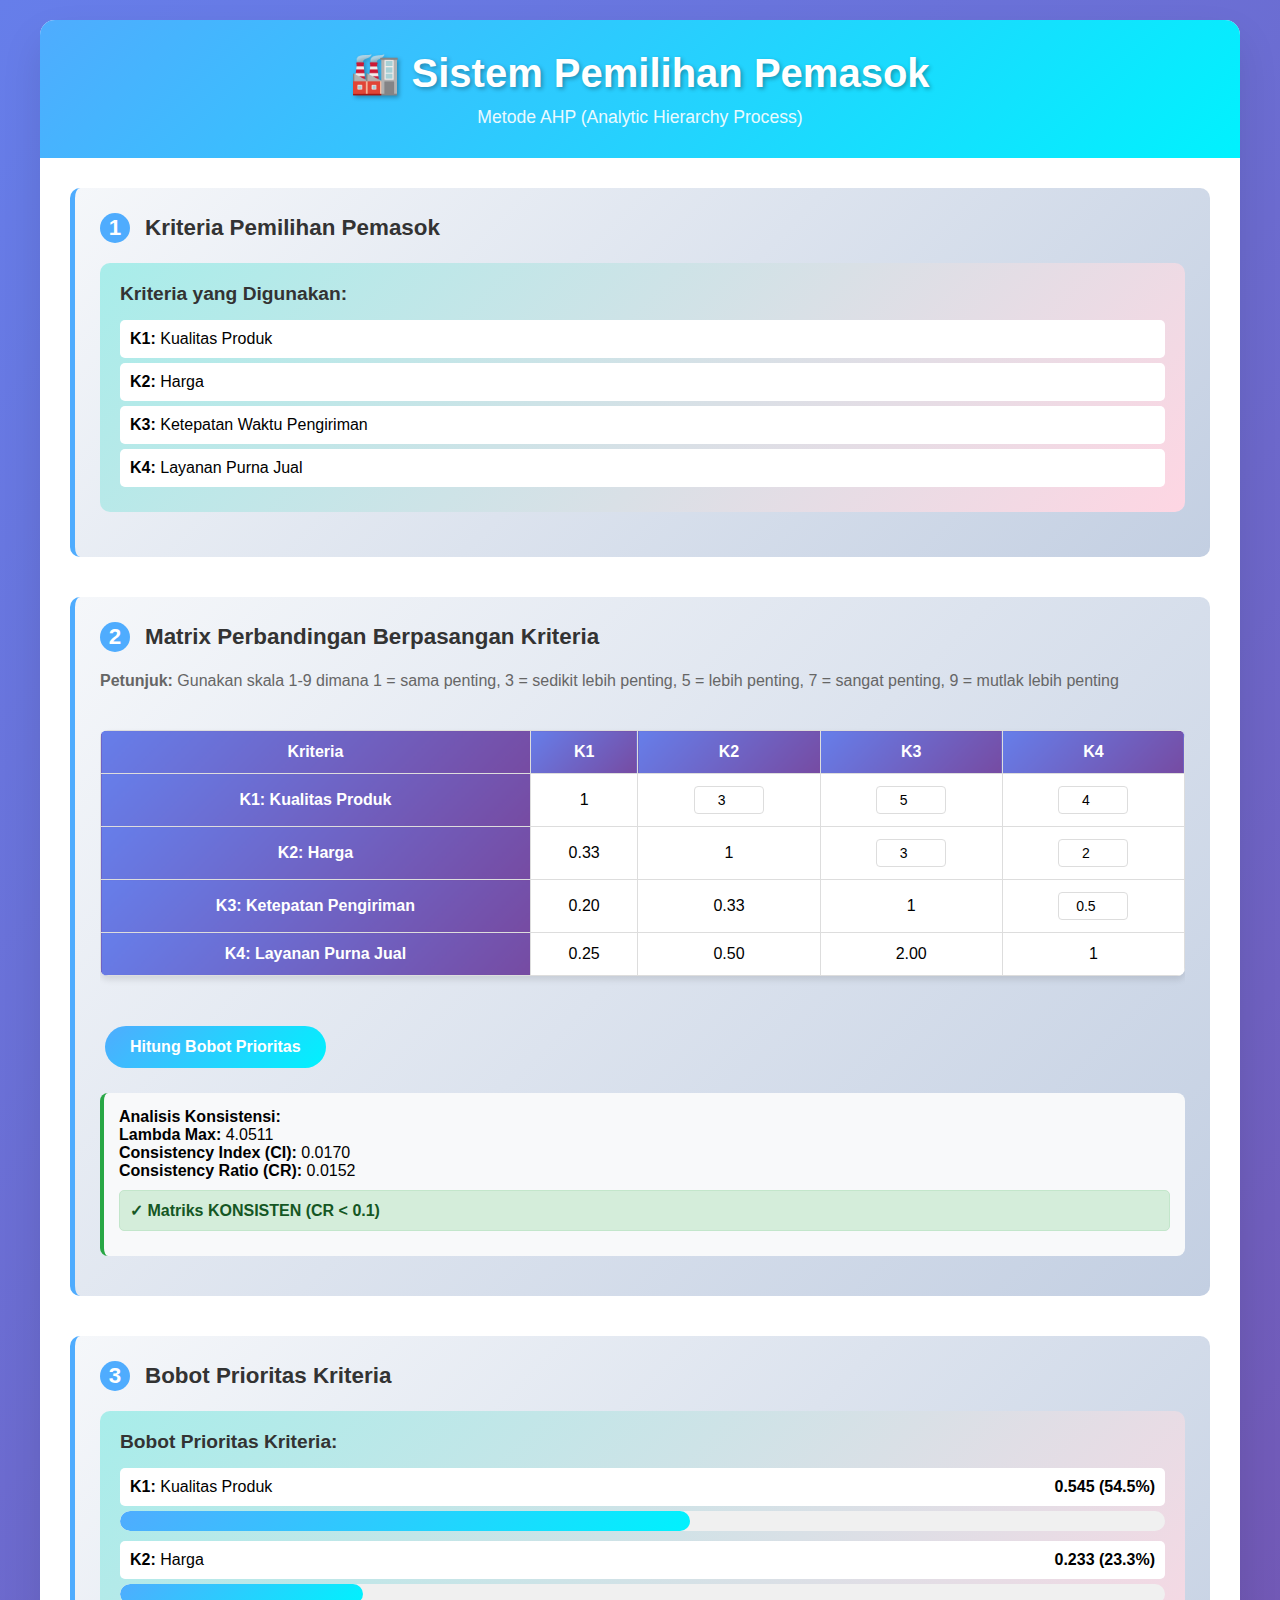
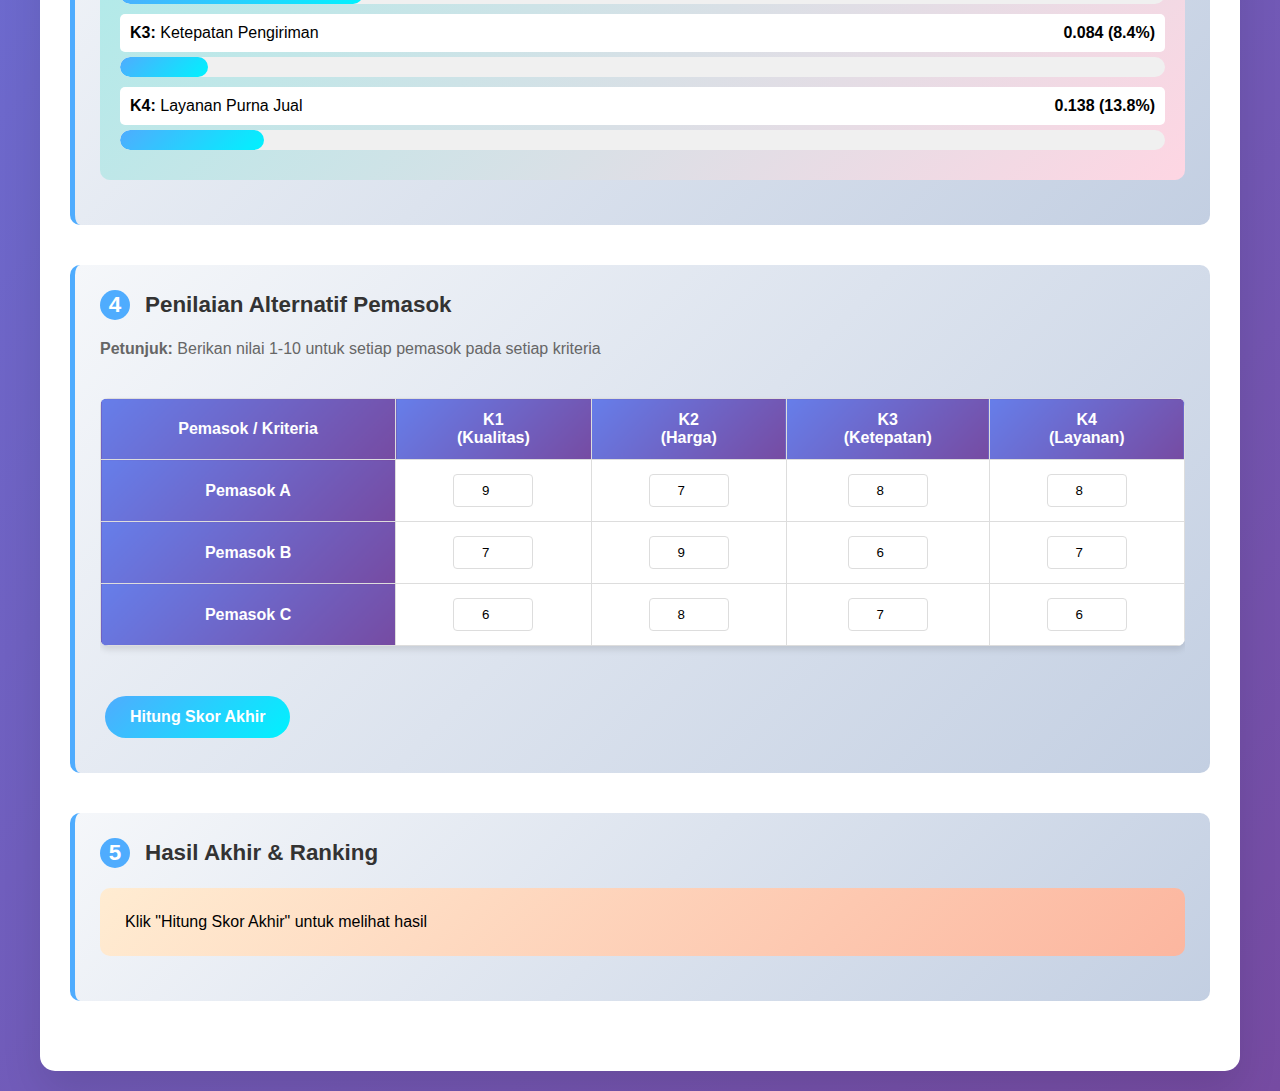
<file: index.html>
<!DOCTYPE html>
<html lang="id">
<head>
    <meta charset="UTF-8">
    <meta name="viewport" content="width=device-width, initial-scale=1.0">
    <title>Sistem Pemilihan Pemasok - Metode AHP</title>
    <link rel="stylesheet" href="style.css">
</head>
<body>
    <div class="container">
        <div class="header">
            <h1>🏭 Sistem Pemilihan Pemasok</h1>
            <p>Metode AHP (Analytic Hierarchy Process)</p>
        </div>

        <div class="content">
            <!-- Step 1: Kriteria -->
            <div class="step">
                <h3><span class="step-number">1</span>Kriteria Pemilihan Pemasok</h3>
                <div class="results">
                    <h4>Kriteria yang Digunakan:</h4>
                    <div class="priority-weight">
                        <span><strong>K1:</strong> Kualitas Produk</span>
                    </div>
                    <div class="priority-weight">
                        <span><strong>K2:</strong> Harga</span>
                    </div>
                    <div class="priority-weight">
                        <span><strong>K3:</strong> Ketepatan Waktu Pengiriman</span>
                    </div>
                    <div class="priority-weight">
                        <span><strong>K4:</strong> Layanan Purna Jual</span>
                    </div>
                </div>
            </div>

            <!-- Step 2: Matrix Perbandingan Berpasangan -->
            <div class="step">
                <h3><span class="step-number">2</span>Matrix Perbandingan Berpasangan Kriteria</h3>
                <p style="margin-bottom: 15px; color: #666;">
                    <strong>Petunjuk:</strong> Gunakan skala 1-9 dimana 1 = sama penting, 3 = sedikit lebih penting, 
                    5 = lebih penting, 7 = sangat penting, 9 = mutlak lebih penting
                </p>
                <div class="matrix-container">
                    <table id="criteriaMatrix">
                        <thead>
                            <tr>
                                <th>Kriteria</th>
                                <th>K1</th>
                                <th>K2</th>
                                <th>K3</th>
                                <th>K4</th>
                            </tr>
                        </thead>
                        <tbody>
                            <tr>
                                <th>K1: Kualitas Produk</th>
                                <td>1</td>
                                <td><input type="number" class="matrix-input" id="c12" value="3" min="1" max="9" step="0.5"></td>
                                <td><input type="number" class="matrix-input" id="c13" value="5" min="1" max="9" step="0.5"></td>
                                <td><input type="number" class="matrix-input" id="c14" value="4" min="1" max="9" step="0.5"></td>
                            </tr>
                            <tr>
                                <th>K2: Harga</th>
                                <td id="c21">0.33</td>
                                <td>1</td>
                                <td><input type="number" class="matrix-input" id="c23" value="3" min="1" max="9" step="0.5"></td>
                                <td><input type="number" class="matrix-input" id="c24" value="2" min="1" max="9" step="0.5"></td>
                            </tr>
                            <tr>
                                <th>K3: Ketepatan Pengiriman</th>
                                <td id="c31">0.20</td>
                                <td id="c32">0.33</td>
                                <td>1</td>
                                <td><input type="number" class="matrix-input" id="c34" value="0.5" min="0.1" max="9" step="0.1"></td>
                            </tr>
                            <tr>
                                <th>K4: Layanan Purna Jual</th>
                                <td id="c41">0.25</td>
                                <td id="c42">0.50</td>
                                <td id="c43">2</td>
                                <td>1</td>
                            </tr>
                        </tbody>
                    </table>
                </div>
                <button class="btn" onclick="calculateWeights()">Hitung Bobot Prioritas</button>
                <div id="consistencyResult"></div>
            </div>

            <!-- Step 3: Bobot Prioritas -->
            <div class="step">
                <h3><span class="step-number">3</span>Bobot Prioritas Kriteria</h3>
                <div id="weightsResult" class="results">
                    <p>Klik "Hitung Bobot Prioritas" untuk melihat hasil</p>
                </div>
            </div>

            <!-- Step 4: Penilaian Alternatif -->
            <div class="step">
                <h3><span class="step-number">4</span>Penilaian Alternatif Pemasok</h3>
                <p style="margin-bottom: 15px; color: #666;">
                    <strong>Petunjuk:</strong> Berikan nilai 1-10 untuk setiap pemasok pada setiap kriteria
                </p>
                <div class="matrix-container">
                    <table>
                        <thead>
                            <tr>
                                <th>Pemasok / Kriteria</th>
                                <th>K1<br>(Kualitas)</th>
                                <th>K2<br>(Harga)</th>
                                <th>K3<br>(Ketepatan)</th>
                                <th>K4<br>(Layanan)</th>
                            </tr>
                        </thead>
                        <tbody>
                            <tr>
                                <th>Pemasok A</th>
                                <td><input type="number" class="supplier-input" id="a1" value="9" min="1" max="10"></td>
                                <td><input type="number" class="supplier-input" id="a2" value="7" min="1" max="10"></td>
                                <td><input type="number" class="supplier-input" id="a3" value="8" min="1" max="10"></td>
                                <td><input type="number" class="supplier-input" id="a4" value="8" min="1" max="10"></td>
                            </tr>
                            <tr>
                                <th>Pemasok B</th>
                                <td><input type="number" class="supplier-input" id="b1" value="7" min="1" max="10"></td>
                                <td><input type="number" class="supplier-input" id="b2" value="9" min="1" max="10"></td>
                                <td><input type="number" class="supplier-input" id="b3" value="6" min="1" max="10"></td>
                                <td><input type="number" class="supplier-input" id="b4" value="7" min="1" max="10"></td>
                            </tr>
                            <tr>
                                <th>Pemasok C</th>
                                <td><input type="number" class="supplier-input" id="c1" value="6" min="1" max="10"></td>
                                <td><input type="number" class="supplier-input" id="c2" value="8" min="1" max="10"></td>
                                <td><input type="number" class="supplier-input" id="c3" value="7" min="1" max="10"></td>
                                <td><input type="number" class="supplier-input" id="c4" value="6" min="1" max="10"></td>
                            </tr>
                        </tbody>
                    </table>
                </div>
                <button class="btn" onclick="calculateFinalScores()">Hitung Skor Akhir</button>
            </div>

            <!-- Step 5: Hasil Akhir -->
            <div class="step">
                <h3><span class="step-number">5</span>Hasil Akhir & Ranking</h3>
                <div id="finalResults" class="final-results">
                    <p>Klik "Hitung Skor Akhir" untuk melihat hasil</p>
                </div>
            </div>
        </div>
    </div>

    <script src="script.js"></script>
</body>
</html>
</file>
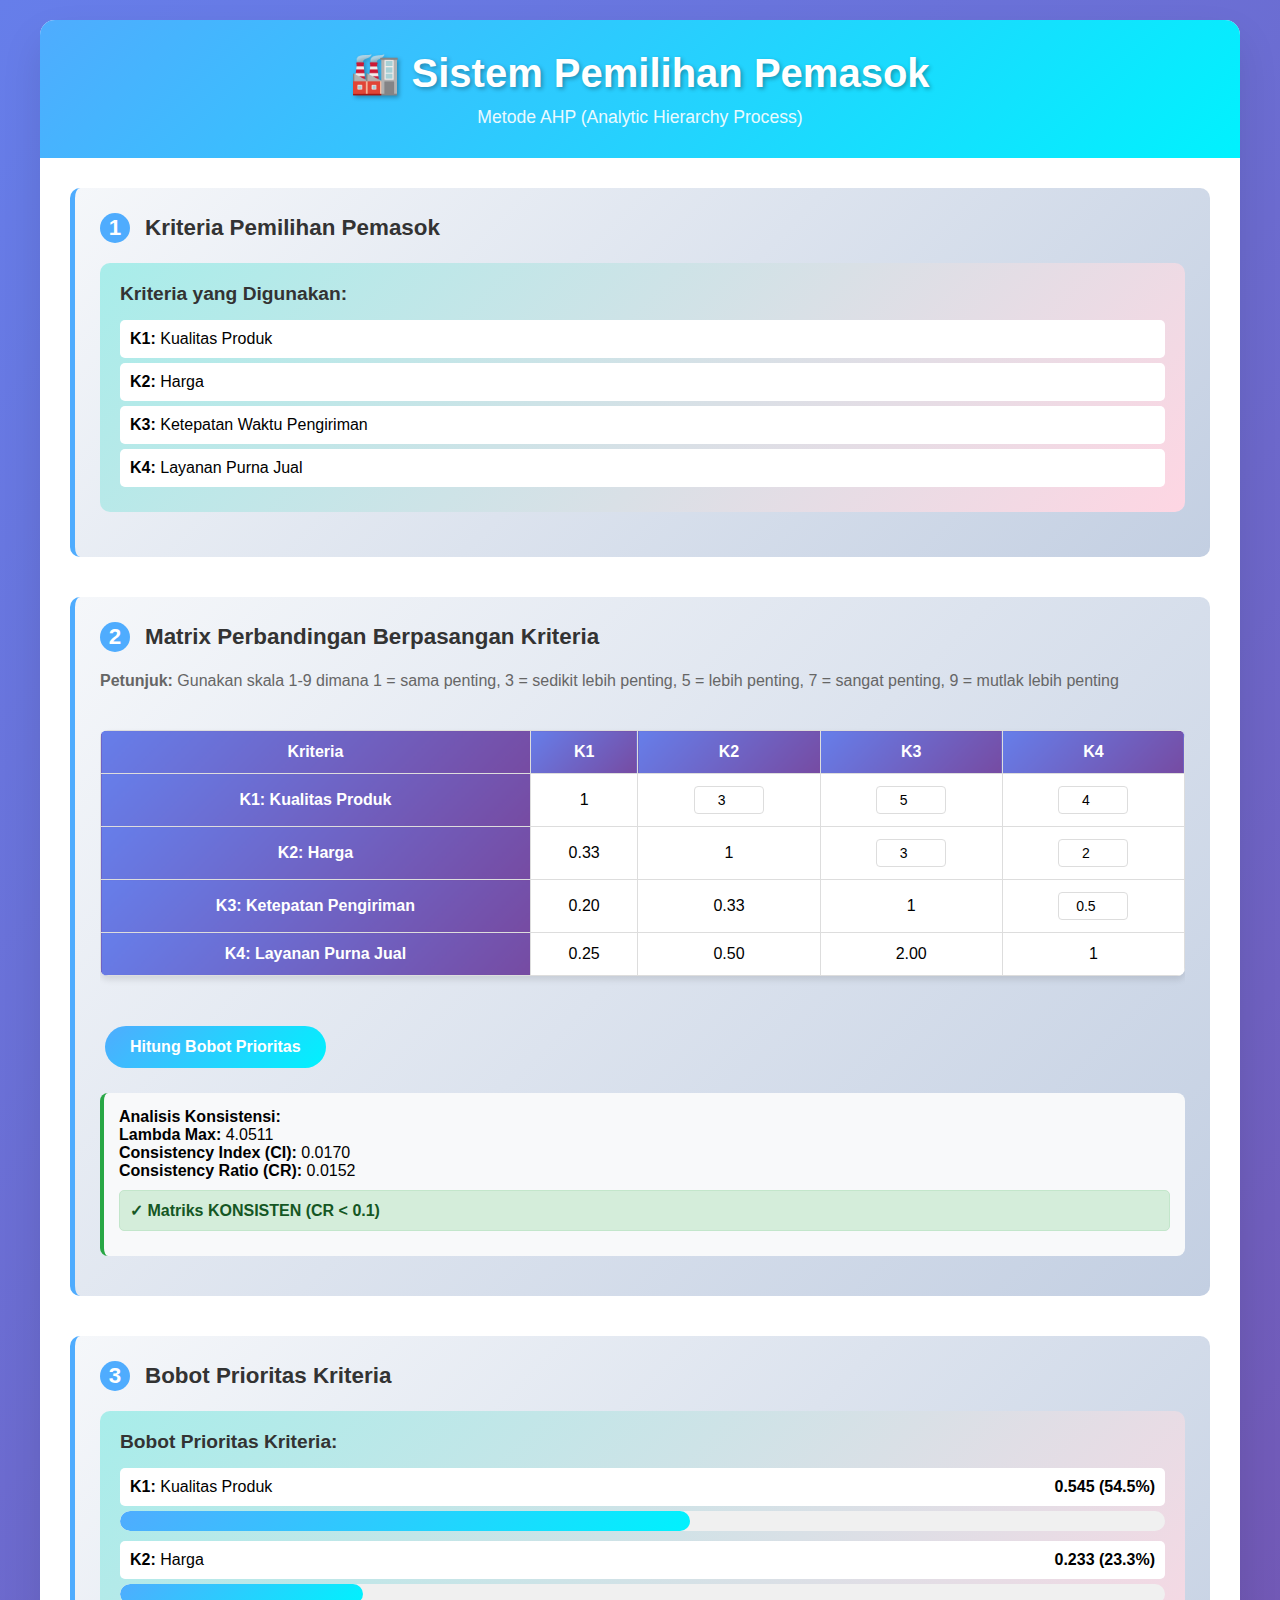
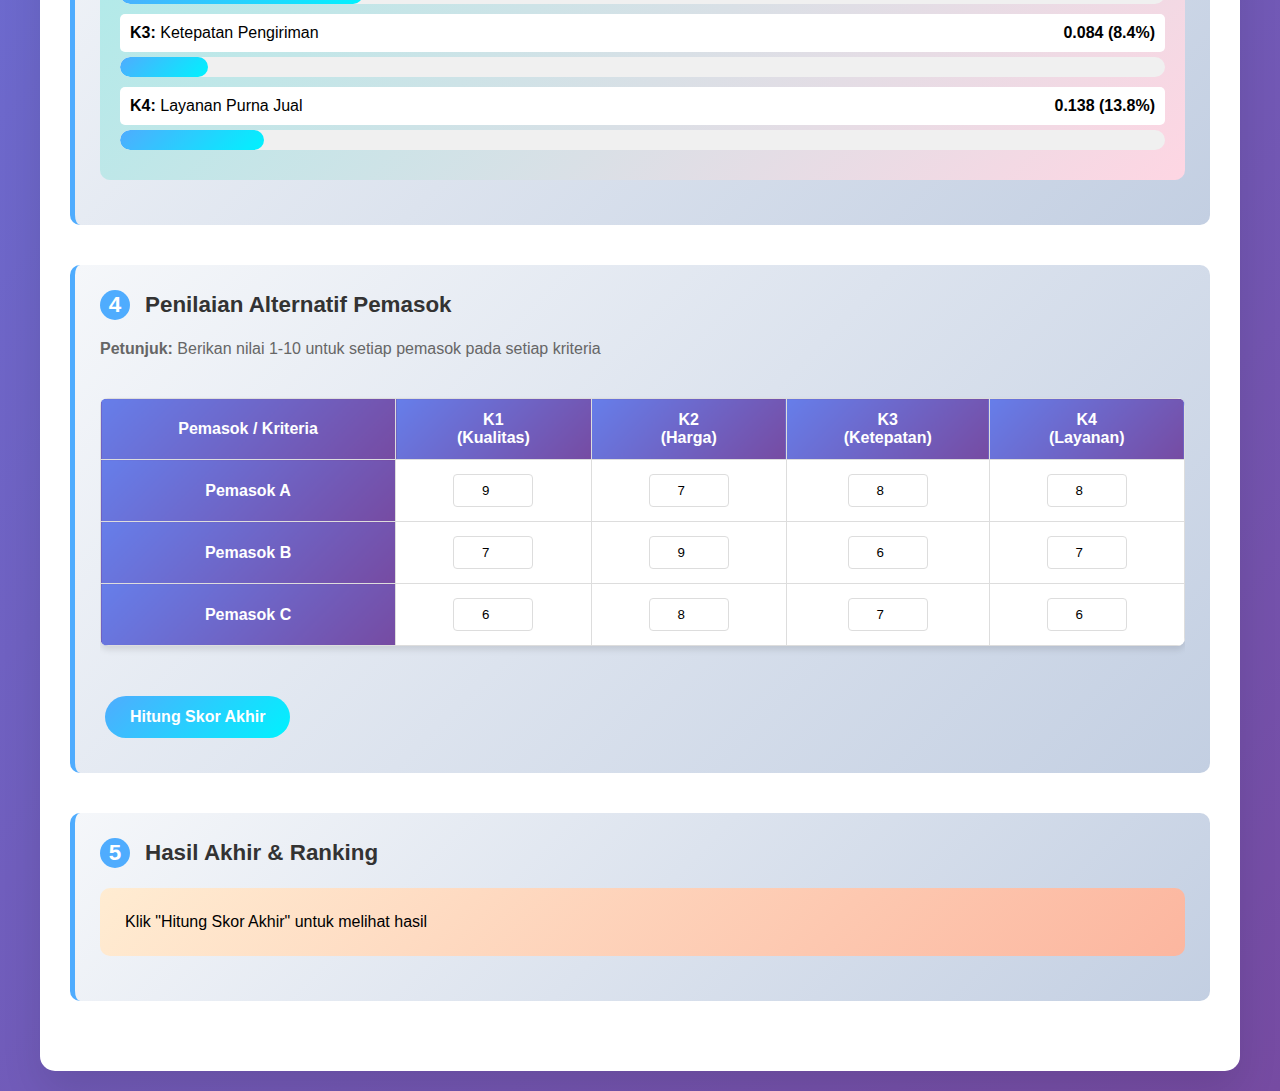
<file: AHP.html>
<!DOCTYPE html>
<html lang="id">
<head>
    <meta charset="UTF-8">
    <meta name="viewport" content="width=device-width, initial-scale=1.0">
    <title>Sistem Pemilihan Pemasok - Metode AHP</title>
    <link rel="stylesheet" href="style.css">
</head>
<body>
    <div class="container">
        <div class="header">
            <h1>🏭 Sistem Pemilihan Pemasok</h1>
            <p>Metode AHP (Analytic Hierarchy Process)</p>
        </div>

        <div class="content">
            <!-- Step 1: Kriteria -->
            <div class="step">
                <h3><span class="step-number">1</span>Kriteria Pemilihan Pemasok</h3>
                <div class="results">
                    <h4>Kriteria yang Digunakan:</h4>
                    <div class="priority-weight">
                        <span><strong>K1:</strong> Kualitas Produk</span>
                    </div>
                    <div class="priority-weight">
                        <span><strong>K2:</strong> Harga</span>
                    </div>
                    <div class="priority-weight">
                        <span><strong>K3:</strong> Ketepatan Waktu Pengiriman</span>
                    </div>
                    <div class="priority-weight">
                        <span><strong>K4:</strong> Layanan Purna Jual</span>
                    </div>
                </div>
            </div>

            <!-- Step 2: Matrix Perbandingan Berpasangan -->
            <div class="step">
                <h3><span class="step-number">2</span>Matrix Perbandingan Berpasangan Kriteria</h3>
                <p style="margin-bottom: 15px; color: #666;">
                    <strong>Petunjuk:</strong> Gunakan skala 1-9 dimana 1 = sama penting, 3 = sedikit lebih penting, 
                    5 = lebih penting, 7 = sangat penting, 9 = mutlak lebih penting
                </p>
                <div class="matrix-container">
                    <table id="criteriaMatrix">
                        <thead>
                            <tr>
                                <th>Kriteria</th>
                                <th>K1</th>
                                <th>K2</th>
                                <th>K3</th>
                                <th>K4</th>
                            </tr>
                        </thead>
                        <tbody>
                            <tr>
                                <th>K1: Kualitas Produk</th>
                                <td>1</td>
                                <td><input type="number" class="matrix-input" id="c12" value="3" min="1" max="9" step="0.5"></td>
                                <td><input type="number" class="matrix-input" id="c13" value="5" min="1" max="9" step="0.5"></td>
                                <td><input type="number" class="matrix-input" id="c14" value="4" min="1" max="9" step="0.5"></td>
                            </tr>
                            <tr>
                                <th>K2: Harga</th>
                                <td id="c21">0.33</td>
                                <td>1</td>
                                <td><input type="number" class="matrix-input" id="c23" value="3" min="1" max="9" step="0.5"></td>
                                <td><input type="number" class="matrix-input" id="c24" value="2" min="1" max="9" step="0.5"></td>
                            </tr>
                            <tr>
                                <th>K3: Ketepatan Pengiriman</th>
                                <td id="c31">0.20</td>
                                <td id="c32">0.33</td>
                                <td>1</td>
                                <td><input type="number" class="matrix-input" id="c34" value="0.5" min="0.1" max="9" step="0.1"></td>
                            </tr>
                            <tr>
                                <th>K4: Layanan Purna Jual</th>
                                <td id="c41">0.25</td>
                                <td id="c42">0.50</td>
                                <td id="c43">2</td>
                                <td>1</td>
                            </tr>
                        </tbody>
                    </table>
                </div>
                <button class="btn" onclick="calculateWeights()">Hitung Bobot Prioritas</button>
                <div id="consistencyResult"></div>
            </div>

            <!-- Step 3: Bobot Prioritas -->
            <div class="step">
                <h3><span class="step-number">3</span>Bobot Prioritas Kriteria</h3>
                <div id="weightsResult" class="results">
                    <p>Klik "Hitung Bobot Prioritas" untuk melihat hasil</p>
                </div>
            </div>

            <!-- Step 4: Penilaian Alternatif -->
            <div class="step">
                <h3><span class="step-number">4</span>Penilaian Alternatif Pemasok</h3>
                <p style="margin-bottom: 15px; color: #666;">
                    <strong>Petunjuk:</strong> Berikan nilai 1-10 untuk setiap pemasok pada setiap kriteria
                </p>
                <div class="matrix-container">
                    <table>
                        <thead>
                            <tr>
                                <th>Pemasok / Kriteria</th>
                                <th>K1<br>(Kualitas)</th>
                                <th>K2<br>(Harga)</th>
                                <th>K3<br>(Ketepatan)</th>
                                <th>K4<br>(Layanan)</th>
                            </tr>
                        </thead>
                        <tbody>
                            <tr>
                                <th>Pemasok A</th>
                                <td><input type="number" class="supplier-input" id="a1" value="9" min="1" max="10"></td>
                                <td><input type="number" class="supplier-input" id="a2" value="7" min="1" max="10"></td>
                                <td><input type="number" class="supplier-input" id="a3" value="8" min="1" max="10"></td>
                                <td><input type="number" class="supplier-input" id="a4" value="8" min="1" max="10"></td>
                            </tr>
                            <tr>
                                <th>Pemasok B</th>
                                <td><input type="number" class="supplier-input" id="b1" value="7" min="1" max="10"></td>
                                <td><input type="number" class="supplier-input" id="b2" value="9" min="1" max="10"></td>
                                <td><input type="number" class="supplier-input" id="b3" value="6" min="1" max="10"></td>
                                <td><input type="number" class="supplier-input" id="b4" value="7" min="1" max="10"></td>
                            </tr>
                            <tr>
                                <th>Pemasok C</th>
                                <td><input type="number" class="supplier-input" id="c1" value="6" min="1" max="10"></td>
                                <td><input type="number" class="supplier-input" id="c2" value="8" min="1" max="10"></td>
                                <td><input type="number" class="supplier-input" id="c3" value="7" min="1" max="10"></td>
                                <td><input type="number" class="supplier-input" id="c4" value="6" min="1" max="10"></td>
                            </tr>
                        </tbody>
                    </table>
                </div>
                <button class="btn" onclick="calculateFinalScores()">Hitung Skor Akhir</button>
            </div>

            <!-- Step 5: Hasil Akhir -->
            <div class="step">
                <h3><span class="step-number">5</span>Hasil Akhir & Ranking</h3>
                <div id="finalResults" class="final-results">
                    <p>Klik "Hitung Skor Akhir" untuk melihat hasil</p>
                </div>
            </div>
        </div>
    </div>

    <script src="script.js"></script>
</body>
</html>
</file>
<file: style.css>
* {
    margin: 0;
    padding: 0;
    box-sizing: border-box;
}

body {
    font-family: 'Segoe UI', Tahoma, Geneva, Verdana, sans-serif;
    background: linear-gradient(135deg, #667eea 0%, #764ba2 100%);
    min-height: 100vh;
    padding: 20px;
}

.container {
    max-width: 1200px;
    margin: 0 auto;
    background: white;
    border-radius: 15px;
    box-shadow: 0 20px 40px rgba(0,0,0,0.1);
    overflow: hidden;
}

.header {
    background: linear-gradient(135deg, #4facfe 0%, #00f2fe 100%);
    color: white;
    padding: 30px;
    text-align: center;
}

.header h1 {
    font-size: 2.5em;
    margin-bottom: 10px;
    text-shadow: 2px 2px 4px rgba(0,0,0,0.3);
}

.header p {
    font-size: 1.1em;
    opacity: 0.9;
}

.content {
    padding: 30px;
}

.step {
    margin-bottom: 40px;
    padding: 25px;
    border-radius: 10px;
    background: linear-gradient(135deg, #f5f7fa 0%, #c3cfe2 100%);
    border-left: 5px solid #4facfe;
}

.step h3 {
    color: #333;
    margin-bottom: 20px;
    font-size: 1.4em;
    display: flex;
    align-items: center;
}

.step-number {
    background: #4facfe;
    color: white;
    width: 30px;
    height: 30px;
    border-radius: 50%;
    display: flex;
    align-items: center;
    justify-content: center;
    margin-right: 15px;
    font-weight: bold;
}

.matrix-container {
    overflow-x: auto;
    margin: 20px 0;
}

table {
    width: 100%;
    border-collapse: collapse;
    margin: 20px 0;
    background: white;
    border-radius: 8px;
    overflow: hidden;
    box-shadow: 0 4px 6px rgba(0,0,0,0.1);
}

th, td {
    padding: 12px;
    text-align: center;
    border: 1px solid #ddd;
}

th {
    background: linear-gradient(135deg, #667eea 0%, #764ba2 100%);
    color: white;
    font-weight: bold;
}

.matrix-input {
    width: 70px;
    padding: 5px;
    text-align: center;
    border: 1px solid #ddd;
    border-radius: 4px;
    font-size: 14px;
}

.matrix-input:focus {
    outline: none;
    border-color: #4facfe;
    box-shadow: 0 0 5px rgba(79, 172, 254, 0.3);
}

.btn {
    background: linear-gradient(135deg, #4facfe 0%, #00f2fe 100%);
    color: white;
    border: none;
    padding: 12px 25px;
    border-radius: 25px;
    cursor: pointer;
    font-size: 16px;
    font-weight: bold;
    transition: all 0.3s ease;
    margin: 10px 5px;
}

.btn:hover {
    transform: translateY(-2px);
    box-shadow: 0 5px 15px rgba(79, 172, 254, 0.4);
}

.btn:active {
    transform: translateY(0);
}

.results {
    background: linear-gradient(135deg, #a8edea 0%, #fed6e3 100%);
    padding: 20px;
    border-radius: 10px;
    margin: 20px 0;
}

.results h4 {
    color: #333;
    margin-bottom: 15px;
    font-size: 1.2em;
}

.priority-weight {
    background: #fff;
    padding: 10px;
    border-radius: 5px;
    margin: 5px 0;
    display: flex;
    justify-content: space-between;
    align-items: center;
}

.weight-bar {
    height: 20px;
    background: linear-gradient(135deg, #4facfe 0%, #00f2fe 100%);
    border-radius: 10px;
    transition: width 0.3s ease;
}

.supplier-input {
    width: 80px;
    padding: 8px;
    text-align: center;
    border: 1px solid #ddd;
    border-radius: 4px;
    margin: 2px;
}

.final-results {
    background: linear-gradient(135deg, #ffecd2 0%, #fcb69f 100%);
    padding: 25px;
    border-radius: 10px;
    margin: 20px 0;
}

.winner {
    background: linear-gradient(135deg, #667eea 0%, #764ba2 100%);
    color: white;
    padding: 20px;
    border-radius: 10px;
    text-align: center;
    margin: 20px 0;
    animation: pulse 2s infinite;
}

@keyframes pulse {
    0% { transform: scale(1); }
    50% { transform: scale(1.05); }
    100% { transform: scale(1); }
}

.consistency-check {
    background: #f8f9fa;
    padding: 15px;
    border-radius: 8px;
    margin: 15px 0;
    border-left: 4px solid #28a745;
}

.consistency-fail {
    border-left-color: #dc3545;
    background: #fff5f5;
}

.error {
    color: #dc3545;
    background: #fff5f5;
    padding: 10px;
    border-radius: 5px;
    margin: 10px 0;
    border: 1px solid #f5c6cb;
}

.success {
    color: #155724;
    background: #d4edda;
    padding: 10px;
    border-radius: 5px;
    margin: 10px 0;
    border: 1px solid #c3e6cb;
}

@media (max-width: 768px) {
    .header h1 {
        font-size: 2em;
    }
    
    .content {
        padding: 15px;
    }
    
    .step {
        padding: 15px;
    }
    
    .matrix-input, .supplier-input {
        width: 60px;
        font-size: 12px;
    }
}
</file>
